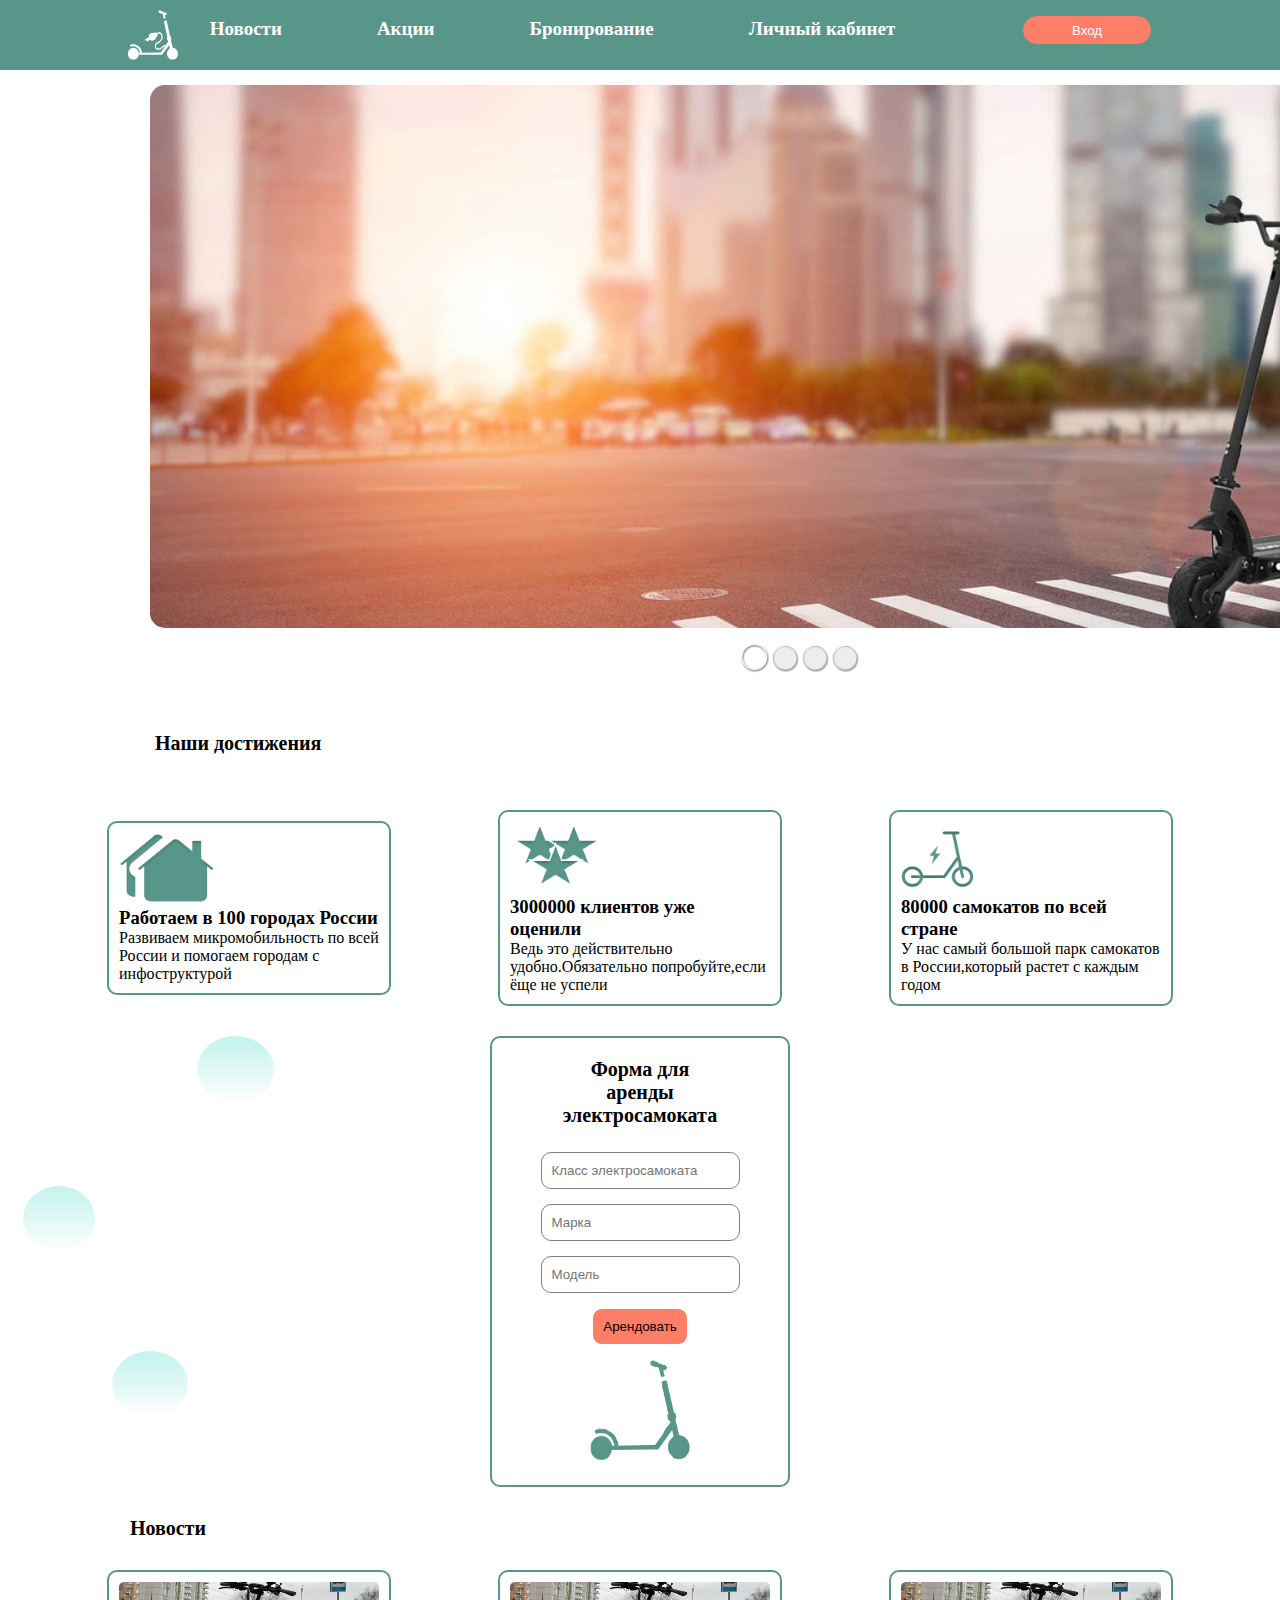
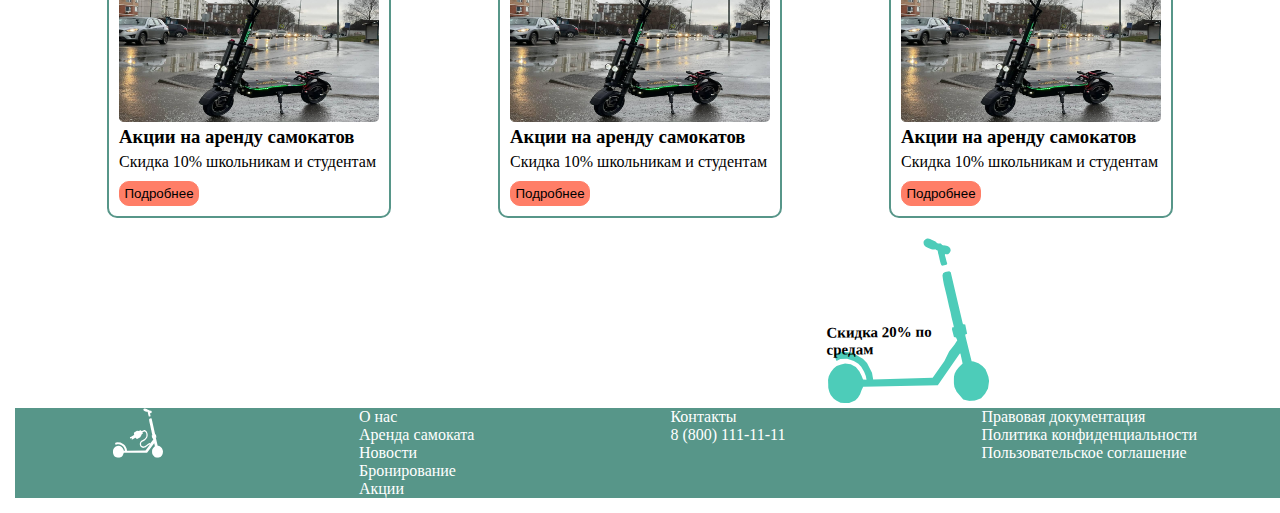
<file: index.html>
<!DOCTYPE html>
<html lang="en" dir="ltr">
  <head>
    <meta charset="utf-8">
    <link rel="stylesheet" href="style.css">
    <title>Главная страница</title>
  </head>
  <body>
    <header class="header">
      <div class="container header-content">
      <img class="svg" src="svg.svg">
      <nav>
        <a  href="#news">Новости</a>
        <a  href="#">Акции</a>
        <a  href="reservation.html">Бронирование</a>
        <a  href="office.html">Личный кабинет</a>
      </nav>
      <form action="login.html">
        <button class="click"  name="button">Вход</button>
      </form> 
    </div>
    </header>
    <main>
      <section>
        <div class="slider">
            <img id="img" class="img">
            <div id="indicator"></div>
        </div>
      </section>
      <h1>Наши достижения</h1>
      <section class="infographic">
        <div class="infographic_container">
          <div class="block_1 blockInfographic">
            <img  src="image1.png">
            <h3>Работаем в 100  городах России</h3>
            <p>Развиваем микромобильность по  всей России и  помогаем городам с инфоструктурой</p>
          </div>
          <div class="block_2 blockInfographic">
            <img src="image2.png">
            <h3>3000000 клиентов уже оценили</h3>
            <p>Ведь это действительно удобно.Обязательно попробуйте,если ёще   не успели</p>
          </div>
          <div class="block_3 blockInfographic">
            <img src="image3.png">
            <h3>80000 самокатов по всей стране</h3>
            <p>У нас самый большой парк самокатов в России,который растет с каждым годом</p>
          </div>
        </div>
        </section>
      <section class="forma_rent">
        <form class="login">
          <h1 class="forFormLogin">Форма для аренды электросамоката</h1>
          <div><input name="class scooter" placeholder="Класс электросамоката"></div>
          <div><input name="stamp" placeholder="Марка"></div>
          <div><input name="model" placeholder="Модель"></div>
          <div><button>Арендовать</button></div>
          <img src="image5.png">
       </form>
      </section>
      <section class="news_scooter">
        <h1 id="news">Новости</h1>
        <div class="infographic_container">
          <div class="block_1 blockNews">
            <img  src="image6.png">
            <h3>Акции на аренду самокатов</h3>
            <p>Скидка 10% школьникам и студентам</p>
            <button class="detail">Подробнее</button>
          </div>
          <div class="block_2 blockNews">
            <img src="image6.png">
            <h3>Акции на аренду самокатов</h3>
            <p>Скидка 10% школьникам и студентам</p>
            <button class="detail">Подробнее</button>
          </div>
          <div class="block_3 blockNews">
            <img src="image6.png">
            <h3>Акции на аренду самокатов</h3>
            <p>Скидка 10% школьникам и студентам</p>
            <button class="detail">Подробнее</button>
          </div>
        </div>
      </section>
      <section class="animation">
          <div class="scooter">
            <svg width="163" height="165" viewBox="0 0 163 165" fill="none" xmlns="http://www.w3.org/2000/svg">
              <g clip-path="url(#clip0_282_20)">
              <path d="M36.3151 148.338L110.978 147.68L133.043 116.384L133.844 115.929L135.945 125.98L131.956 130.042L129.566 132.972L127.982 135.895L127.205 139.034L127.1 141.705L127.063 145.621L127.559 149.414L129.737 154.3L133.548 158.815L136.263 162.001L142.314 163.514L147.546 163.468L154.166 160.948L158.151 156.438L161.125 151.266L162.267 143.872L161.626 139.626L160.182 135.611L158.742 132.044L155.693 128.715L151.844 125.84L146.998 124.092L144.984 123.886L138.921 98.2082L138.875 97.103L140.719 96.3748L138.929 87.0557L136.935 86.9151L136.43 86.1284L124.878 34.8095L123.374 33.7153L119.252 34.3053L117.199 35.5101L116.579 37.8888L117.116 42.3141L117.939 46.8161L119.417 53.0526L120.822 59.0525L121.936 64.4221L122.902 69.0019L124.303 74.6062L125.2 79.5031L126.234 83.7658L127.342 88.4235L127.496 89.767L126.002 89.7802L125.592 91.6824L127.51 99.4181L129.579 99.9537L130.813 102.712L128.286 106.689L122.556 114.015L117.809 123.454L105.88 140.117L46.4027 141.19L45.251 134.61L40.3324 124.584L36.27 120.369L25.2522 114.004L13.8838 113.34L7.45397 116.371L9.92216 122.391L13.7281 120.344L20.5706 120.283L27.2315 122.462L31.6846 125.332L34.5297 128.439L37.3905 133.337L39.0399 137.797L39.4621 140.031L39.6752 141.372L36.252 141.178L34.8097 137.387L32.5566 132.932L29.0979 128.711L24.0411 125.847L18.3983 125.001L14.3812 125.932L9.96748 127.537L6.96845 129.801L4.1825 133.405L2.00621 137.676L1.23274 141.263L1.26624 145.066L1.30369 149.317L2.54862 153.558L3.78173 156.455L6.83396 160.232L9.66917 162.221L13.5106 164.201L17.3383 164.615L22.1683 164.572L28.1841 162.058L30.9779 159.348L33.1621 155.973L34.5373 152.157L36.3151 148.338Z" fill="#4DCCB9"/>
              <path d="M116.279 28.0026L119.474 27.2625L120.754 27.093L121.454 25.8211L120.649 23.2967L120.058 20.8496L119.177 17.693L119.169 16.8229L119.735 16.4223L120.376 16.5749L121.374 16.7243L122.299 16.7162L122.724 16.4751L123.711 15.438L124.484 14.3237L125.038 12.6575L124.596 10.921L123.946 9.81923L122.728 8.88065L121.728 8.4148L120.73 8.26538L119.445 7.80205L118.02 7.57728L117.453 7.81959L116.95 7.27027L116.525 7.43224L115.231 5.94057L112.311 5.72894L110.808 4.71379L109.874 3.69359L108.23 2.91699L106.016 1.98719L104.515 1.20931L102.161 0.518063L100.671 1.00585L99.1161 2.20616L98.2008 3.32175L97.9281 4.66901L98.1569 6.40738L99.0239 7.90281L100.173 9.07931L101.601 9.6205L102.674 10.2439L104.459 11.0193L105.816 11.5611L106.956 11.7093L108.735 11.6936L109.658 11.5272L110.662 12.3886L111.948 12.931L112.245 14.3524L112.397 15.4586L112.838 17.0368L113.284 19.1689L113.655 20.906L114.098 22.7216L114.541 24.6163L115.055 26.3522L115.491 27.3767L116.279 28.0026Z" fill="#4DCCB9"/>
              </g>
              <defs>
              <clipPath id="clip0_282_20">
              <rect width="161.005" height="163.343" fill="white" transform="translate(0.000976562 1.41797) rotate(-0.504632)"/>
              </clipPath>
              </defs>
            </svg>
            <div class="road">Скидка 20% по средам</div>
          </div>

      </section>
    </main>
    <footer class="footer">
      <img class="svg" src="svg.svg" alt="иконка">
        <div class="footer_colum">
          <a href="">О нас</a>
          <a href="">Аренда самоката</a>
          <a href="">Новости</a>
          <a href="">Бронирование</a>
          <a href="">Акции</a>
        </div>
        <div class="footer_colum">
          <a href="">Контакты</a>
          <a href="">8 (800) 111-11-11</a>
        </div>
        
        <div class="footer_colum">
          <a href="">Правовая документация</a>
          <a href="">Политика конфиденциальности</a>
          <a href=""> Пользовательское соглашение</a>
        </div>
    </footer>
    <script src="slider.js"></script>
  </body>
</html>
</file>
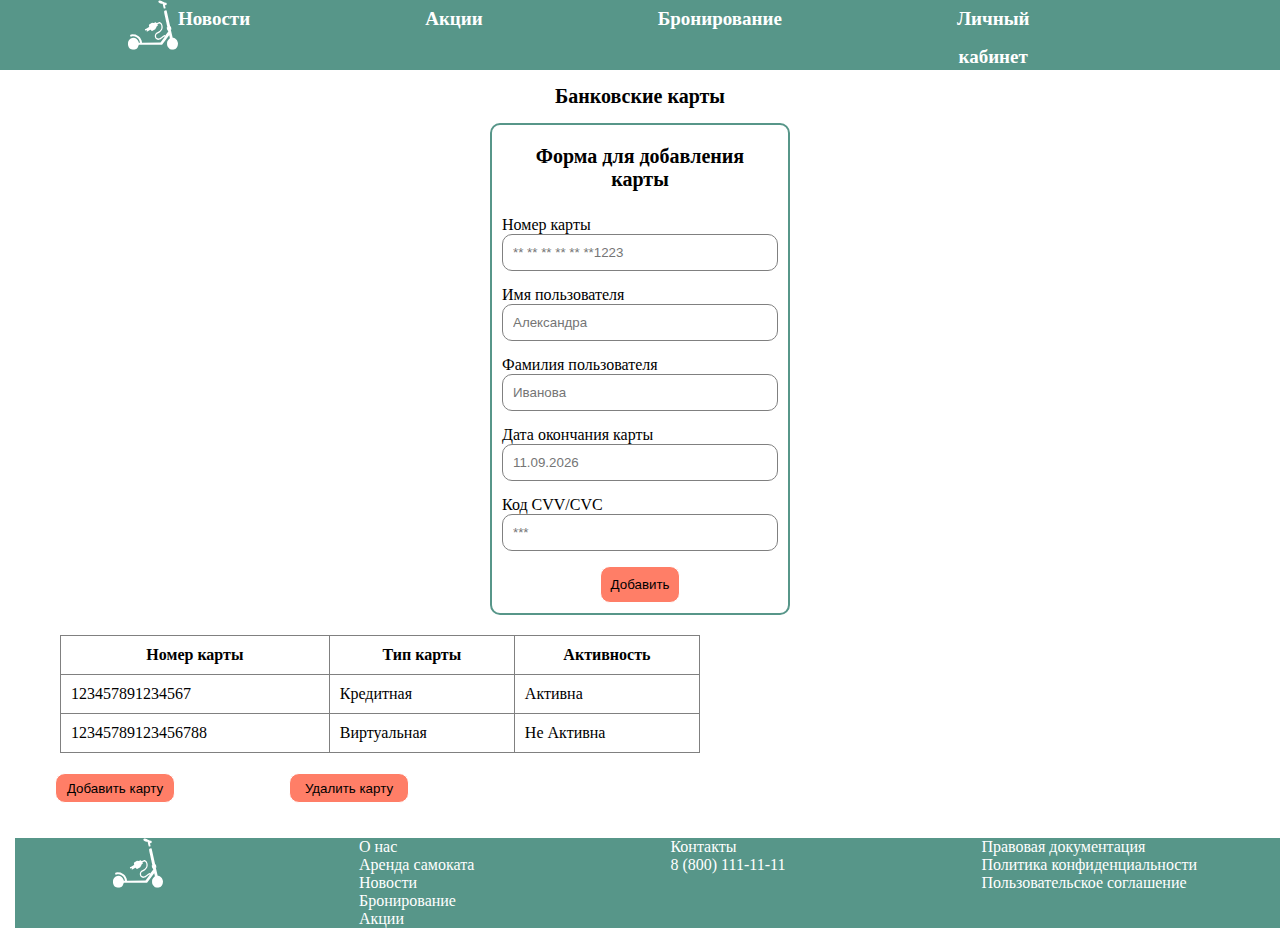
<file: cards.html>
<!DOCTYPE html>
<html lang="en" dir="ltr">
  <head>
    <meta charset="utf-8">
    <link rel="stylesheet" href="cards.css">
    <title>Банковские карты</title>
  </head>
  <body>
    <header class="header">
        <div class="container header-content">
            <img class="svg" src="svg.svg">
            <nav>
                <a  href="#news">Новости</a>
                <a  href="#">Акции</a>
                <a  href="reservation.html">Бронирование</a>
                <a  href="office.html">Личный кабинет</a>
            </nav>
        </div>
    </header>
    <main>
      <h1>Банковские карты</h1>
      <section class="forma_rent">
        <form class="login">
          <h1 class="forFormLogin">Форма для добавления карты</h1>
          <div>
            <label for="number_card">Номер карты</label>
            <input name="number_card" placeholder="** ** ** ** ** **1223">
          </div>
          <div>
            <label for="name">Имя пользователя</label>
            <input name="name" placeholder="Александра">
          </div>
          <div>
            <label for="surname">Фамилия пользователя</label>
            <input name="surname" placeholder="Иванова">
          </div>
          <div>
            <label for="data">Дата окончания карты</label>
            <input name="data" placeholder="11.09.2026">
          </div>
          <div>
            <label for="code">Код CVV/CVC</label>
            <input name="code" placeholder="***">
          </div>
          <div>
            <button>Добавить</button>
          </div>
       </form>
      </section>
      <table>
        <thead>
            <tr>
                <th>Номер карты</th>
                <th>Тип карты</th>
                <th>Активность</th>
            </tr>
        </thead>
        <tbody>
          <tr>
            <td>123457891234567</td>
            <td>Кредитная</td>
            <td>Активна</td>
          </tr>
          <tr>
            <td>12345789123456788</td>
            <td>Виртуальная</td>
            <td>Не Активна</td>
          </tr>
      </tbody>
    </table>
    <div class="buttons">
      <button>Добавить карту</button>
      <button>Удалить карту</button>
    </div>
    </main>
    <footer class="footer">
      <img class="svg" src="svg.svg" alt="иконка">
        <div class="footer_colum">
          <a href="">О нас</a>
          <a href="">Аренда самоката</a>
          <a href="">Новости</a>
          <a href="">Бронирование</a>
          <a href="">Акции</a>
        </div>
        <div class="footer_colum">
          <a href="">Контакты</a>
          <a href="">8 (800) 111-11-11</a>
        </div>
        
        <div class="footer_colum">
          <a href="">Правовая документация</a>
          <a href="">Политика конфиденциальности</a>
          <a href=""> Пользовательское соглашение</a>
        </div>
    </footer>
    <script src="slider.js"></script>
  </body>
</html>
</file>
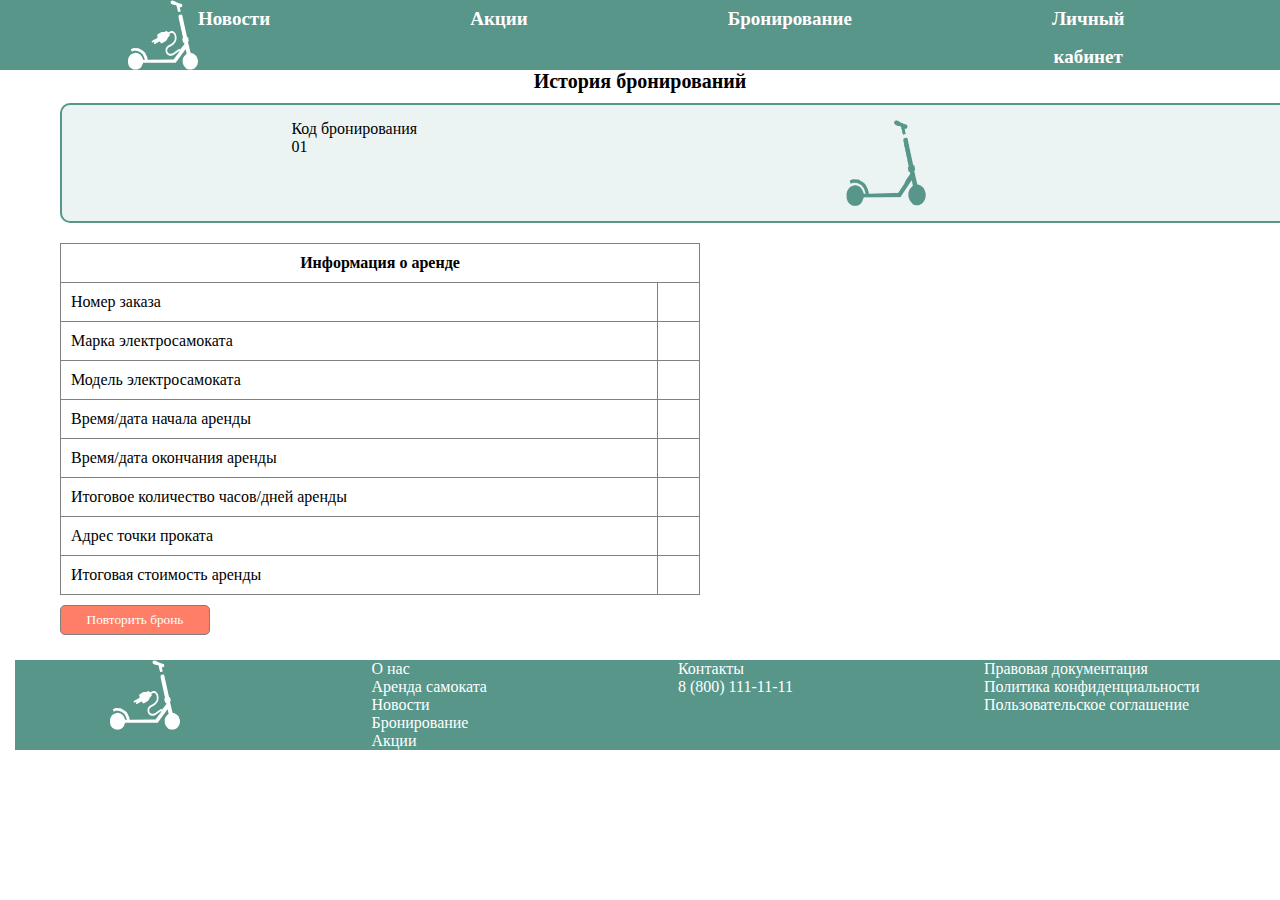
<file: history.html>
<!DOCTYPE html>
<html lang="en" dir="ltr">
<head>
    <meta charset="UTF-8">
    <link rel="stylesheet" href="history.css">
    <title>История бронирований</title>
</head>
<header>
    <div class="container header-content">
        <img class="svg" src="svg.svg">
        <nav>
          <a  href="#">Новости</a>
          <a  href="#">Акции</a>
          <a  href="#">Бронирование</a>
          <a  href="#">Личный кабинет</a>
        </nav>
    </div>
</header>
<body>
  <main>
    <h1>История бронирований</h1>
    <div class="block">
      <div class="coluns">
        <p>Код бронирования</p>
        <p>01</p>
      </div>
      <div class="coluns">
        <img src="image5.png" alt="">
      </div>
      <div class="coluns">
        <p>Стоимость бронирования</p>
        <p>1500руб/час</p>
      </div>
    </div>
    <table>
      <thead>
          <tr>
              <th colspan="2">Информация о аренде</th>
          </tr>
      </thead>
      <tbody>
        <tr>
          <td>Номер заказа</td>
          <td></td>
        </tr>
        <tr>
          <td>Марка электросамоката</td>
          <td></td>
        </tr>
        <tr>
          <td>Модель электросамоката</td>
          <td></td>
        </tr>
        <tr>
          <td>Время/дата начала аренды</td>
          <td></td>
        </tr>
       <tr>
          <td>Время/дата окончания аренды</td>
          <td></td>
        </tr>
        <tr>
          <td>Итоговое количество часов/дней аренды</td>
          <td></td>
        </tr>
        <tr>
          <td>Адрес точки проката</td>
          <td></td>
        </tr>
        <tr>
          <td>Итоговая стоимость аренды</td>
          <td></td>
        </tr>
    </tbody>
  </table>
  <button>Повторить бронь</button>
  </main>
   <footer class="footer">
    <img class="svg" src="svg.svg" alt="иконка">
    <div class="footer_colum">
      <a href="">О нас</a>
      <a href="">Аренда самоката</a>
      <a href="">Новости</a>
      <a href="">Бронирование</a>
      <a href="">Акции</a>
    </div>
    <div class="footer_colum">
      <a href="">Контакты</a>
      <a href="">8 (800) 111-11-11</a>
    </div>
    
    <div class="footer_colum">
      <a href="">Правовая документация</a>
      <a href="">Политика конфиденциальности</a>
      <a href=""> Пользовательское соглашение</a>
    </div>
   </footer> 
</body>
</html>
</file>
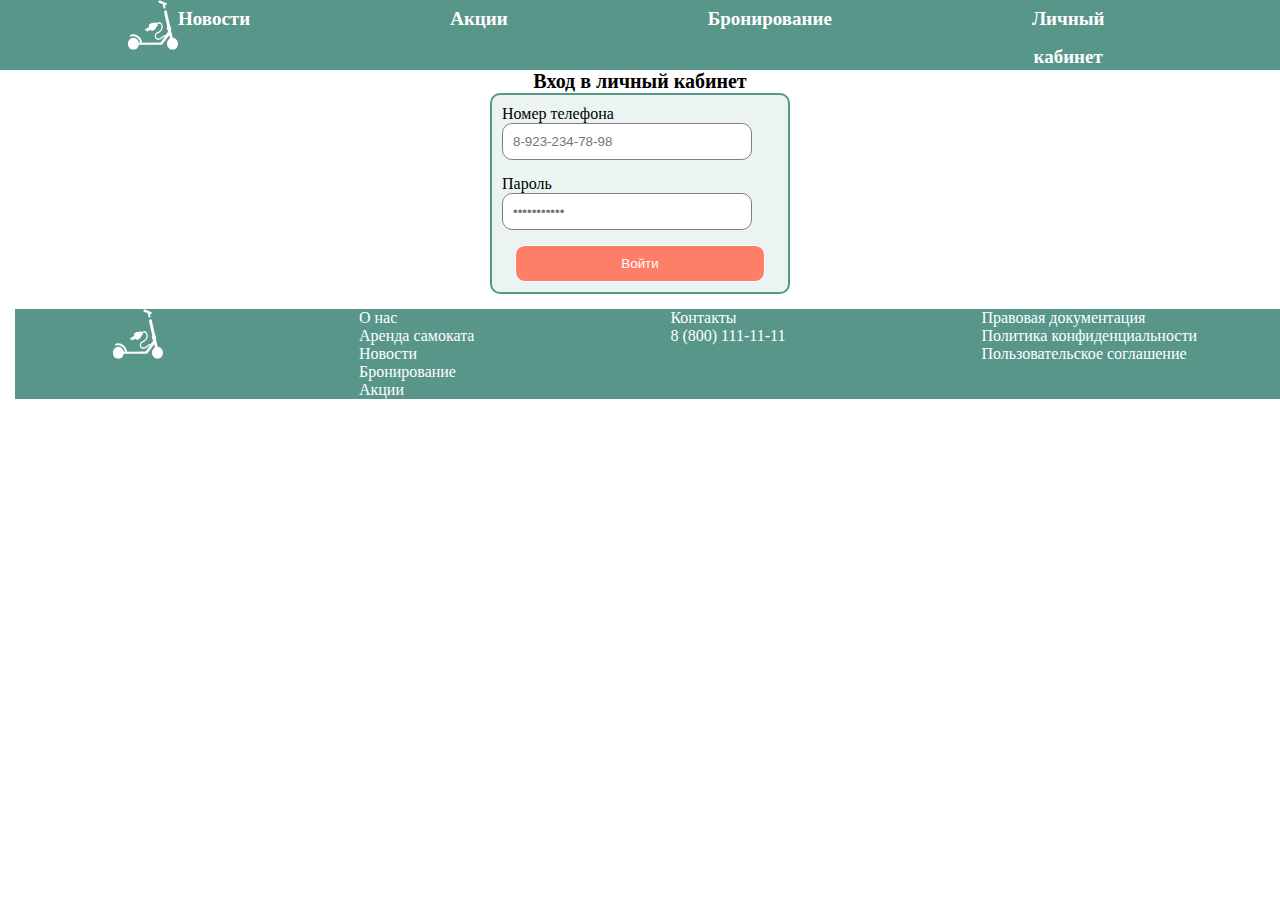
<file: login.html>
<!DOCTYPE html>
<html lang="en" dir="ltr">
<head>
    <meta charset="UTF-8">
    <link rel="stylesheet" href="login.css">
    <title>Вход в личный кабинет</title>
</head>
<header>
    <div class="container header-content">
        <img class="svg" src="svg.svg">
        <nav>
          <a  href="#news">Новости</a>
          <a  href="#">Акции</a>
          <a  href="reservation.html">Бронирование</a>
          <a  href="office.html">Личный кабинет</a>
        </nav>
    </div>
</header>
<body>
   <main>
    <h1>Вход в личный кабинет</h1>
    <form class="login">
        <div>
            <label for="number">Номер телефона</label>
            <input name="number" placeholder="8-923-234-78-98">
        </div>
        <div>
            <label for="password">Пароль</label>
            <input type="password" name="password" placeholder="•••••••••••">
        </div>
        <div>
            <button>Войти</button>
        </div>
     </form>
   </main>
   <footer class="footer">
    <img class="svg" src="svg.svg" alt="иконка">
    <div class="footer_colum">
      <a href="">О нас</a>
      <a href="">Аренда самоката</a>
      <a href="">Новости</a>
      <a href="">Бронирование</a>
      <a href="">Акции</a>
    </div>
    <div class="footer_colum">
      <a href="">Контакты</a>
      <a href="">8 (800) 111-11-11</a>
    </div>
    
    <div class="footer_colum">
      <a href="">Правовая документация</a>
      <a href="">Политика конфиденциальности</a>
      <a href=""> Пользовательское соглашение</a>
    </div>
   </footer> 
</body>
</html>
</file>
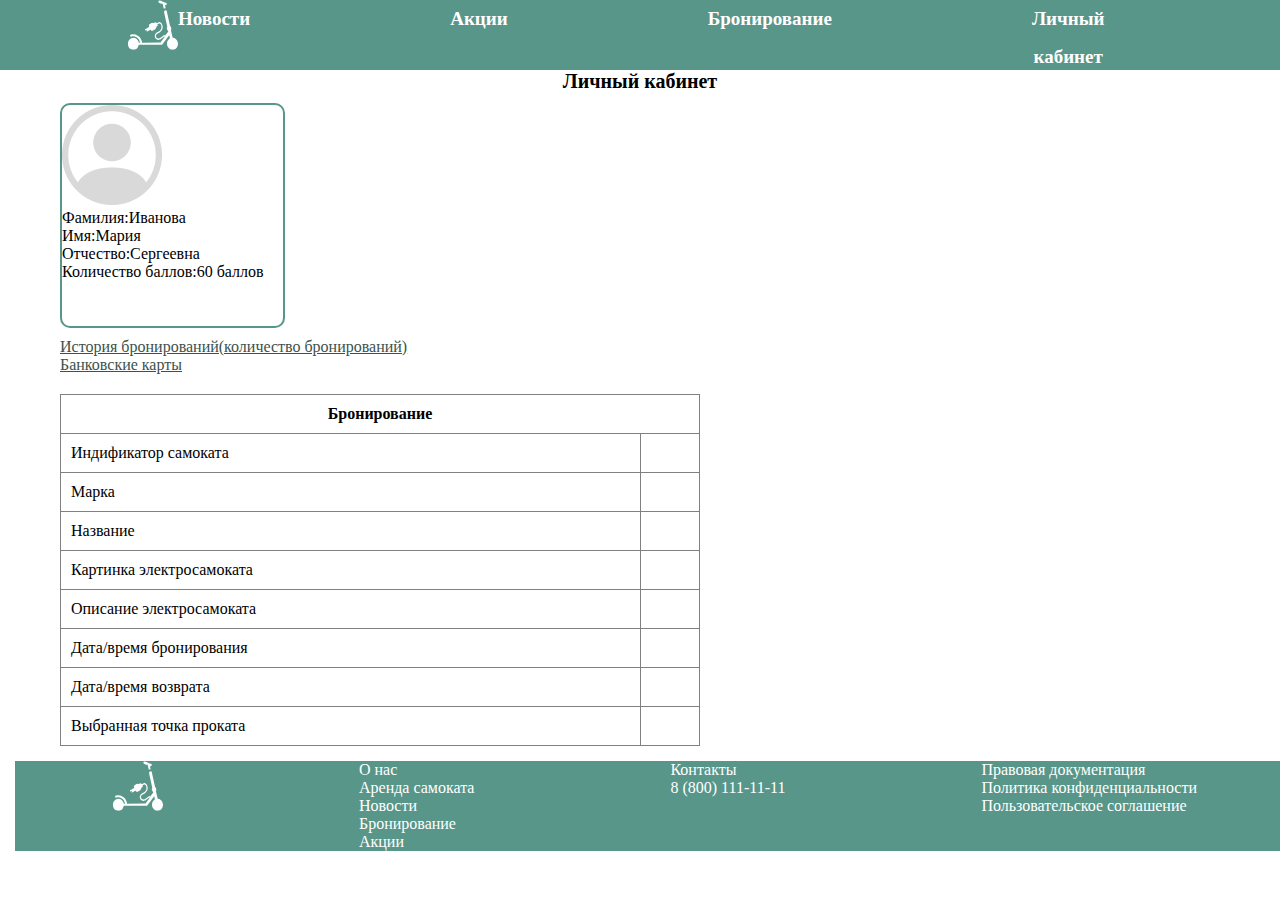
<file: office.html>
<!DOCTYPE html>
<html lang="en" dir="ltr">
<head>
    <meta charset="UTF-8">
    <link rel="stylesheet" href="office.css">
    <title>Личный кабинет</title>
</head>
<header>
    <div class="container header-content">
        <img class="svg" src="svg.svg">
        <nav>
          <a  href="#news">Новости</a>
          <a  href="#">Акции</a>
          <a  href="reservation.html">Бронирование</a>
          <a  href="office.html">Личный кабинет</a>
        </nav>
    </div>
</header>
<body>
  <main>
    <h1>Личный кабинет</h1>
    <div class="profil">
      <img src="image7.png" alt="">
      <p>Фамилия:Иванова</p>
      <p>Имя:Мария</p>
      <p>Отчество:Сергеевна</p>
      <p>Количество баллов:60 баллов</p>
    </div>
    <div class="links">
      <ul>
        <li><a href="history.html">История бронирований(количество бронирований)</a></li>
        <li><a href="cards.html">Банковские карты</a></li>
      </ul>
    </div>
    <table>
      <thead>
          <tr>
              <th colspan="2">Бронирование</th>
          </tr>
      </thead>
      <tbody>
        <tr>
          <td>Индификатор самоката</td>
          <td></td>
        </tr>
        <tr>
          <td>Марка</td>
          <td></td>
        </tr>
        <tr>
          <td>Название</td>
          <td></td>
        </tr>
        <tr>
          <td>Картинка электросамоката</td>
          <td></td>
        </tr>
       <tr>
          <td>Описание электросамоката</td>
          <td></td>
        </tr>
        <tr>
          <td>Дата/время бронирования</td>
          <td></td>
        </tr>
        <tr>
          <td>Дата/время возврата</td>
          <td></td>
        </tr>
        <tr>
          <td>Выбранная точка проката</td>
          <td></td>
        </tr>
    </tbody>
  </table>
  </main>
   <footer class="footer">
    <img class="svg" src="svg.svg" alt="иконка">
    <div class="footer_colum">
      <a href="">О нас</a>
      <a href="">Аренда самоката</a>
      <a href="">Новости</a>
      <a href="">Бронирование</a>
      <a href="">Акции</a>
    </div>
    <div class="footer_colum">
      <a href="">Контакты</a>
      <a href="">8 (800) 111-11-11</a>
    </div>
    
    <div class="footer_colum">
      <a href="">Правовая документация</a>
      <a href="">Политика конфиденциальности</a>
      <a href=""> Пользовательское соглашение</a>
    </div>
   </footer> 
</body>
</html>
</file>
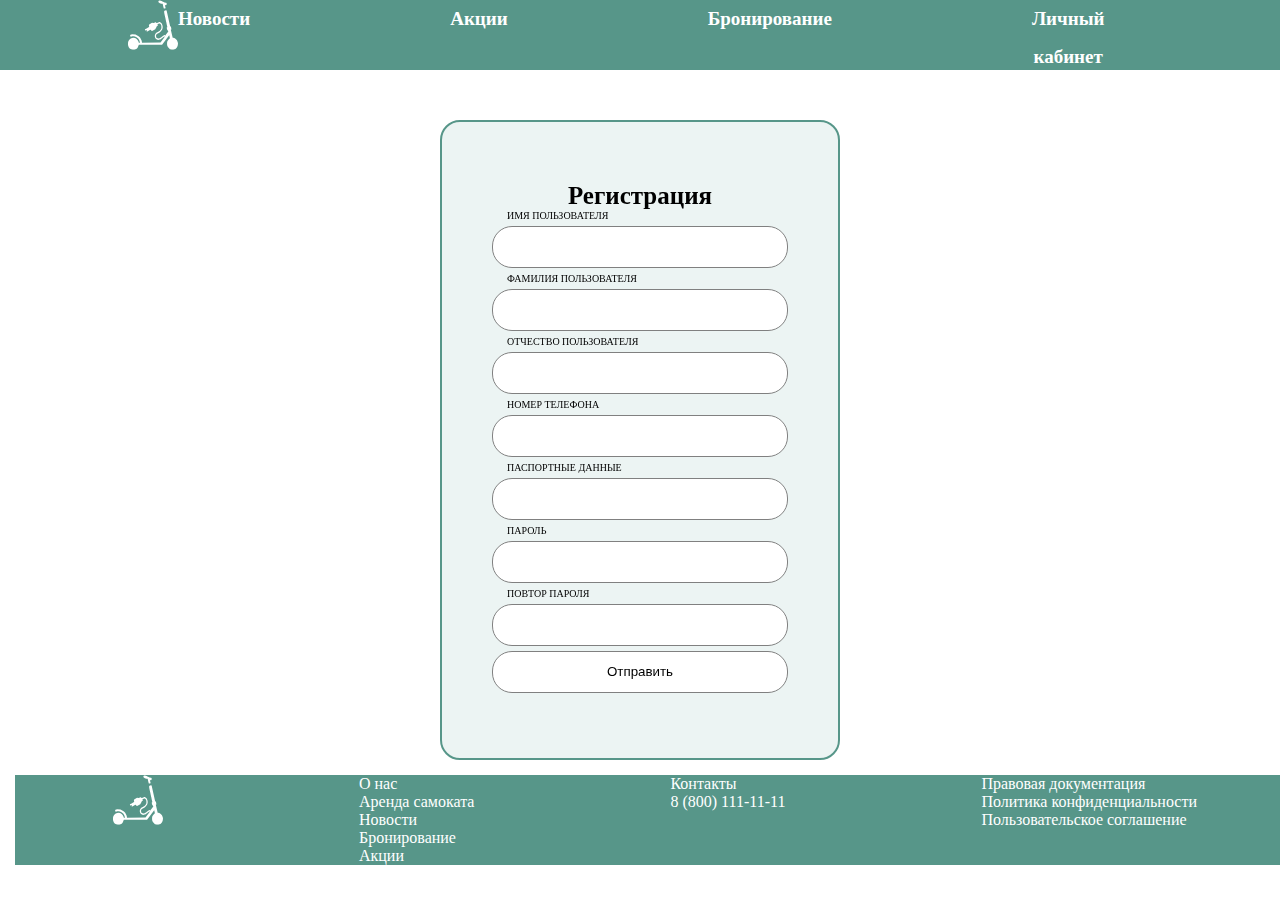
<file: registration.html>
<!DOCTYPE html>
<html lang="en" dir="ltr">
<head>
    <meta charset="UTF-8">
    <link rel="stylesheet" href="registration.css">
    <title>Регистрация</title>
</head>
<header>
    <div class="container header-content">
        <img class="svg" src="svg.svg">
        <nav>
          <a  href="#news">Новости</a>
          <a  href="#">Акции</a>
          <a  href="reservation.html">Бронирование</a>
          <a  href="office.html">Личный кабинет</a>
        </nav>
    </div>
</header>
<body>
   <main>
    <form class="transparent" id="forma">
        <div class="form-inner">
            <h1>Регистрация</h1>
            <label for="name">Имя пользователя</label>
            <input type="text" id="name" pattern="^[А-Яа-яЁё\s]+$">
            <label for="surname">Фамилия пользователя</label>
            <input type="text" id="surname" pattern="^[А-Яа-яЁё\s]+$">
            <label for="patronymic">Отчество пользователя</label>
            <input type="text" id="patronymic" pattern="^[А-Яа-яЁё\s]+$">
            <label for="phone">Номер телефона</label>
            <input type="tel" id="phone" pattern="^\+7[1-9]{10}$" required>
            <label for="pasport">Паспортные данные</label>
            <input type="pasport" id="pasport">
            <label for="password">Пароль</label>
            <input id="password" type="password" minlength="8" maxlength="20" required>
            <label for="password_1">Повтор пароля</label>
            <input id="password_1" type="password" minlength="8" maxlength="20" required>
            <input type="checkbox" id="custom-checkbox">
            <input id="btn_sub" type="submit" value="Отправить">
        </div>
    </form>
   </main>
   <footer class="footer">
    <img class="svg" src="svg.svg" alt="иконка">
    <div class="footer_colum">
      <a href="">О нас</a>
      <a href="">Аренда самоката</a>
      <a href="">Новости</a>
      <a href="">Бронирование</a>
      <a href="">Акции</a>
    </div>
    <div class="footer_colum">
      <a href="">Контакты</a>
      <a href="">8 (800) 111-11-11</a>
    </div>
    
    <div class="footer_colum">
      <a href="">Правовая документация</a>
      <a href="">Политика конфиденциальности</a>
      <a href=""> Пользовательское соглашение</a>
    </div>
   </footer> 
   <script src="registration.js"></script>
</body>
</html>
</file>
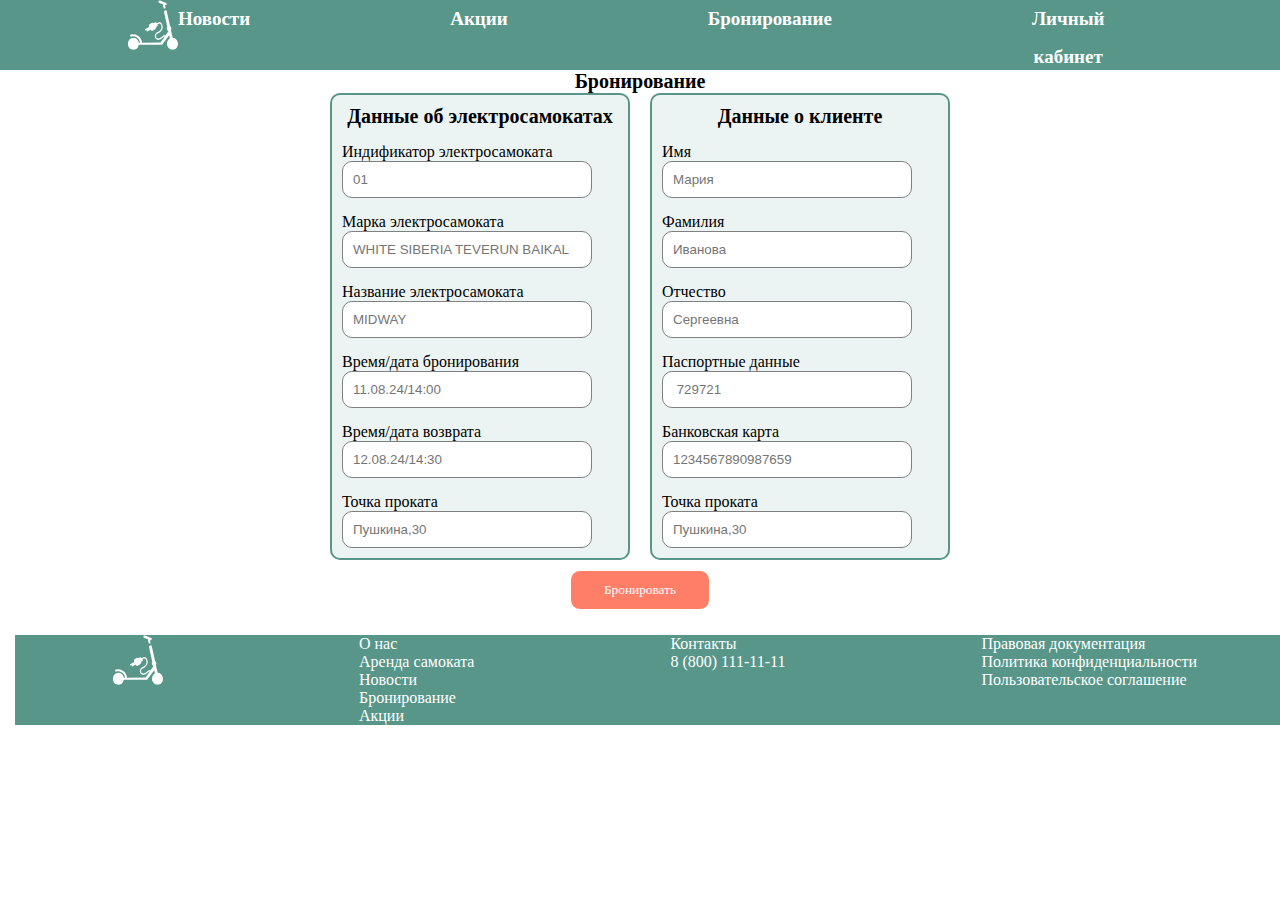
<file: reservation.html>
<!DOCTYPE html>
<html lang="en" dir="ltr">
<head>
    <meta charset="UTF-8">
    <link rel="stylesheet" href="reservation.css">
    <title>Бронирование</title>
</head>
<header>
    <div class="container header-content">
        <img class="svg" src="svg.svg">
        <nav>
          <a  href="#news">Новости</a>
          <a  href="#">Акции</a>
          <a  href="reservation.html">Бронирование</a>
          <a  href="office.html">Личный кабинет</a>
        </nav>
    </div>
</header>
<body>
  <main>
    <h1>Бронирование</h1>
    <div class="forms">
      <form class="login">
      <h3>Данные об электросамокатах</h3>
      <div>
        <label for="identifier">Индификатор электросамоката</label>
        <input name="identifier" placeholder="01">
      </div>
      <div>
        <label for="Stamp">Марка электросамоката</label>
        <input name="Stamp" placeholder="WHITE SIBERIA TEVERUN BAIKAL">
      </div>
      <div>
        <label for="Title">Название электросамоката</label>
        <input name="Title" placeholder="MIDWAY">
      </div>
      <div>
        <label for="Booking_date">Время/дата бронирования</label>
        <input name="Booking_date" placeholder="11.08.24/14:00">
      </div>
      <div>
        <label for="Date_return">Время/дата возврата</label>
        <input name="Date_return" placeholder="12.08.24/14:30">
      </div>
      <div>
        <label for="Rental_point">Точка проката</label>
        <input name="Rental_point" placeholder="Пушкина,30">
      </div>
    </form>
    <form class="login">
      <h3>Данные о клиенте</h3>
      <div>
        <label for="name">Имя</label>
        <input name="name" placeholder="Мария">
      </div>
      <div>
        <label for="surname">Фамилия</label>
        <input name="surname" placeholder="Иванова">
      </div>
      <div>
        <label for="patronymic">Отчество</label>
        <input name="patronymic" placeholder="Сергеевна">
      </div>
      <div>
        <label for="passport">Паспортные данные</label>
        <input name="passport" placeholder=" 729721">
      </div>
      <div>
        <label for="map">Банковская карта</label>
        <input name="map" placeholder="1234567890987659">
      </div>
      <div>
        <label for="Rental_point">Точка проката</label>
        <input name="Rental_point" placeholder="Пушкина,30">
      </div>
     </form>
    </div>
    <button>Бронировать</button>

  </main>
  <footer class="footer">
    <img class="svg" src="svg.svg" alt="иконка">
    <div class="footer_colum">
      <a href="">О нас</a>
      <a href="">Аренда самоката</a>
      <a href="">Новости</a>
      <a href="">Бронирование</a>
      <a href="">Акции</a>
    </div>
    <div class="footer_colum">
      <a href="">Контакты</a>
      <a href="">8 (800) 111-11-11</a>
    </div>
    
    <div class="footer_colum">
      <a href="">Правовая документация</a>
      <a href="">Политика конфиденциальности</a>
      <a href=""> Пользовательское соглашение</a>
    </div>
  </footer> 
</body>
</html>
</file>
<file: style.css>
* {
  margin: 0px;
  padding: 0px;
  box-sizing: border-box;
}

.container {
  width: 80%;
  margin: auto;  
}

.header{
  height: 70px;
  display: flex;
  width: 100%;
  background: #579689;
}

.header-content { 
display: flex;
justify-content: space-between;
}

nav{
  display: flex;
}


nav a {
  font-family: 'Roboto';
  font-style: normal;
  font-weight: 700;
  font-size: 19px;
  line-height: 38px;
  text-align: center;
  color: #FFFFFF;
  text-decoration: none;
  margin-right: 95px; /*расстояние между словами в шапке*/
}


.img {
  width: 1600px;;
  height: auto;
  content: "";
  margin: 15px auto;
  border-radius: 15px;
  margin-left: 150px;
}

.slider {
  display: flex;
  align-items: center;
  flex-direction: column;
  justify-content: center;
  width: 1600px;
  height: auto;
}



.indicatorimg {
  width: 30px;
  height: 30px;
}

.infographic{
  display: flex;
  justify-content: center;
  align-items: center;
  margin: 30px 0;
}

.infographic_container {
  display: flex;
  justify-content: space-evenly;
  align-items: center;
  width: 100%;
  flex-wrap: wrap;
}

.blockInfographic {
  background: white;
  border-radius: 10px;
  border: 2px solid #579689;
  width: 284px;
  padding: 10px;
  font-size: 16px;
  font-family: 'Roboto';
  font-style: normal;
}

.blockInfographic>img {
  height: 70px;
}

.svg {
  width: 50px;
  height: 50px;
}

.click{
  width: 130px;
  height: 30px;
  border-radius: 20px;
  background: #ff7e67;
  color: white;
  margin-top: 5px;
  border: #579689 solid 1px;
}


.scooter{
  position: relative;
  width: 150px;
  height: 100px;
  left: 826px;
  margin-bottom: 70px;
  margin-top: 20px;
  transform: rotate(-0.5deg);
  animation: moveScooter 4s infinite alternate;
}



.road{
  position: absolute;
  bottom: -20px;
  left: 0px;
  font-size: 15px;
  font-weight: bold;
  color: black;
}

.footer {
  height: 100%;
  width: 100%;
  background: #579689;
  margin: 15px;
  display: flex;
  justify-content: space-around;
}

.login {
  background: white;
  border: #579689 solid 2px; 
  border-radius: 10px;
  display: flex;
  align-items: center;
  flex-direction: column;
  width: 300px; 
  margin: auto;
  padding: 10px; 
}
  
.login div {
  margin-top: 15px; 
}
  
.login div:first-child { 
  margin: 0; 
}
  
.login input, .login button { 
  padding: 10px; 
  box-sizing: border-box; 
  width: 100%;
  border-radius: 10px;
  border: grey solid 1px; 
}
.login input:hover, .login input:active, .login input:focus  {
  outline: 2px solid #579689;
}

.login button{
  background: #ff7e67;
  border: #FFFFFF solid 1px;
  border-radius: 10px;
}

.login h1{
  font-family: 'Roboto';
  font-style: normal;
  font-size: 20px;
  text-align: center;
}

.forFormLogin{
  margin: 10px;
}

.forma_rent{
  background-image: url("./image4.svg");
}

.login img{
  width: 100px;
  height: 100px;
  margin: 15px;
}

.news_scooter h1{
  font-size: 20px;
  font-family: 'Roboto';
  font-style: normal;
  margin: 30px;
  padding: 0 100px;
}

.blockNews{
  background: white;
  border-radius: 10px;
  border: 2px solid #579689;
  width: 284px;
  padding: 10px;
  font-size: 16px;
  font-family: 'Roboto';
  font-style: normal;
}

.blockNews p {
  padding: 5px 0 10px 0;
}

.blockNews img{
  height: 140px;
  width: 260px;
}

.detail{
  background: #ff7e67;
  width: 80px;
  height: 25px;
  border-radius: 10px;
  border: #ff7e67 solid 1px;
}

button:hover{
  background: #579689;
  border: white solid 3px;
}


h1{
  font-size: 20px;
  font-family: 'Roboto';
  font-style: normal;
  margin: 55px;
  padding: 0 100px;
}

.footer_colum{
  display: flex;
  flex-direction: column;
}

.footer a{
  text-decoration: none;
  list-style: none;
  color: #FFFFFF;
  font-family: 'Roboto';
  font-style: normal;
}


@media screen and (max-width:1200px) {
  .slider{
    width: 200px;
    height: 100px;
  }
}

@media screen and (min-width:600px) and (max-width:1024) {
  .slider{
    width: 200px;
    height: 100px;
  }
}

@keyframes moveScooter {
  0% {
    left: 0;
  }
  100% {
    left: 1450px;
  }
}

@media screen and(max-width:600px){
  .scooter {
   width: 50px;
   height: 50px;
   left: 50px;
  }
}


@media screen and(max-width:600px){
  .indicatorimg {
    width: 15px;
    height: 15px;
  }
}

@media screen and (max-width:600px) {
  .footer{
    font-size: 8px;
    width:80% ;
    height: 80%;
  }
  .footer .svg {
    width: 10px;
    height: 10px;
  }
}
</file>
<file: cards.css>
* {
    margin: 0px;
    padding: 0px;
    box-sizing: border-box;
  }
  
  .container {
    width: 80%;
    margin: auto;  
  }
  
.header{
 height: 70px;
  display: flex;
  width: 100%;
  background: #579689;
}
  
.header-content { 
  display: flex;
  justify-content: space-between;
}
  
nav{
  display: flex;
}
  
  
  nav a {
  font-family: 'Roboto';
  font-style: normal;
  font-weight: 700;
  font-size: 19px;
  line-height: 38px;
  text-align: center;
  color: #FFFFFF;
  text-decoration: none;
  margin-right: 175px; /*расстояние между словами в шапке*/
}
  
  
 
.svg {
  width: 50px;
  height: 50px;
}
  
.footer {
  height: 100%;
  width: 100%;
  background: #579689;
  margin: 15px;
  display: flex;
  justify-content: space-around;
}
  
.login {
  background: white;
  border: #579689 solid 2px; 
  border-radius: 10px;
  display: flex;
  align-items: center;
  flex-direction: column;
  width: 300px; 
  margin: auto;
  padding: 10px; 
}
    
.login div {
  margin-top: 15px; 
}
    
.login div:first-child { 
  margin: 0; 
}
    
.login input, .login button { 
  padding: 10px; 
  box-sizing: border-box; 
  width: 100%;
  border-radius: 10px;
  border: grey solid 1px; 
}

.login input:hover, .login input:active, .login input:focus  {
  outline: 2px solid #579689;
}
  
.login button{
  background: #ff7e67;
  border: #FFFFFF solid 1px;
  border-radius: 10px;
}
  
.login h1{
  font-family: 'Roboto';
  font-style: normal;
  font-size: 20px;
  text-align: center;
}
  
.forFormLogin{
  margin: 10px;
}
  
.login img{
  width: 100px;
  height: 100px;
   margin: 15px;
}

table {
  margin: auto 60px;
  width: 50%;
  border-collapse: collapse;
  margin-top: 20px;
  font-family: 'Roboto';
  font-style: normal;
}

th, td {
  border: 1px solid grey;
  padding: 10px;
}

.buttons button{
  background: #ff7e67;
  width: 120px;
  height: 30px;
  margin: 20px 55px;
  border-radius: 10px;
  border: #FFFFFF solid 1px;
}
  
  
h1{
font-size: 20px;
font-family: 'Roboto';
font-style: normal;
margin: 15px;
padding: 0 20px;
display: flex;
justify-content: center;
}
  
.footer_colum{
  display: flex;
  flex-direction: column;
}
  
  .footer a{
  text-decoration: none;
  list-style: none;
  color: #FFFFFF;
  font-family: 'Roboto';
  font-style: normal;
}
</file>
<file: history.css>
* {
    margin: 0px;
    padding: 0px;
    box-sizing: border-box;
}

.container {
    width: 80%;
    margin: auto;  
}
  
header{
    height: 70px;
    display: flex;
    width: 100%;
    background: #579689;
}
  
.header-content { 
  display: flex;
  justify-content: space-between;
}

nav{
    display: flex;
}
  
  
nav a {
    font-family: 'Roboto';
    font-style: normal;
    font-weight: 700;
    font-size: 19px;
    line-height: 38px;
    text-align: center;
    color: #FFFFFF;
    text-decoration: none;
    margin-right: 200px; /*расстояние между словами в шапке*/
}

.svg {
    width: 70px;
    height: 70px;
}

h1{
    font-size: 20px;
    font-family: 'Roboto';
    font-style: normal;
    display: flex;
    align-items: center;
    justify-content: center;
}

.block{
    width: 1700px;
    height: 120px;
    background: #ecf4f3;
    border: #579689 solid 2px;
    border-radius: 10px;
    margin: 10px 60px;
    display: flex;
    justify-content: space-around;
    padding: 15px;
    font-family: 'Roboto';
    font-style: normal;
}



.coluns {
    display: flex;
    flex-direction: column;  
}

.block img{
    width: 80px;
    height: 90px;
}


table {
    margin: auto 60px;
    width: 50%;
    border-collapse: collapse;
    margin-top: 20px;
    font-family: 'Roboto';
    font-style: normal;
}

th, td {
    border: 1px solid grey;
    padding: 10px;
}

button{
   margin: 10px 60px;
   background: #ff7e67;
   color: white;
   border: grey solid 1px;
   border-radius: 5px;
   width: 150px;
   height: 30px;
   font-family: 'Roboto';
   font-style: normal;
}

.footer {
    height: 100%;
    width: 100%;
    background: #579689;
    margin: 15px;
    display: flex;
    justify-content: space-around;
}

.footer_colum{
    display: flex;
    flex-direction: column;
}
  
.footer a{
    text-decoration: none;
    list-style: none;
    color: #FFFFFF;
    font-family: 'Roboto';
    font-style: normal;
}
</file>
<file: login.css>
* {
    margin: 0px;
    padding: 0px;
    box-sizing: border-box;
}

.container {
    width: 80%;
    margin: auto;  
}
  
header{
    height: 70px;
    display: flex;
    width: 100%;
    background: #579689;
}
  
.header-content { 
  display: flex;
  justify-content: space-between;
}

nav{
    display: flex;
}
  
  
nav a {
    font-family: 'Roboto';
    font-style: normal;
    font-weight: 700;
    font-size: 19px;
    line-height: 38px;
    text-align: center;
    color: #FFFFFF;
    text-decoration: none;
    margin-right: 200px; /*расстояние между словами в шапке*/
}

.svg {
    width: 50px;
    height: 50px;
}

h1{
    font-size: 20px;
    font-family: 'Roboto';
    font-style: normal;
    display: flex;
    align-items: center;
    justify-content: center;
}

.login {
    background: #ecf4f3;
    border: #579689 solid 2px; 
    border-radius: 10px;
    display: flex;
    flex-direction: column;
    align-items: center;
    width: 300px; 
    margin: auto;
    padding: 10px; 
}
    
.login div {
    margin-top: 15px; 
}
    
.login div:first-child { 
    margin: 0; 
}
    
.login input, .login button { 
    padding: 10px; 
    box-sizing: border-box; 
    width: 250px;
    border-radius: 10px;
    border: grey solid 1px; 
}

.login input:hover, .login input:active, .login input:focus  {
    outline: 2px solid #579689;
}
  
.login button{
    background: #ff7e67;
    border: #FFFFFF solid 1px;
    border-radius: 10px;
    color: #FFFFFF;
}

button:hover{
    background: #579689;
}
  
.login h1{
    font-family: 'Roboto';
    font-style: normal;
    font-size: 20px;
    text-align: center;
}



.footer {
    height: 100%;
    width: 100%;
    background: #579689;
    margin: 15px;
    display: flex;
    justify-content: space-around;
}

.footer_colum{
    display: flex;
    flex-direction: column;
}
  
.footer a{
    text-decoration: none;
    list-style: none;
    color: #FFFFFF;
    font-family: 'Roboto';
    font-style: normal;
}
</file>
<file: office.css>
* {
    margin: 0px;
    padding: 0px;
    box-sizing: border-box;
}

.container {
    width: 80%;
    margin: auto;  
}
  
header{
    height: 70px;
    display: flex;
    width: 100%;
    background: #579689;
}
  
.header-content { 
  display: flex;
  justify-content: space-between;
}

nav{
    display: flex;
}
  
  
nav a {
    font-family: 'Roboto';
    font-style: normal;
    font-weight: 700;
    font-size: 19px;
    line-height: 38px;
    text-align: center;
    color: #FFFFFF;
    text-decoration: none;
    margin-right: 200px; /*расстояние между словами в шапке*/
}

.svg {
    width: 50px;
    height: 50px;
}

h1{
    font-size: 20px;
    font-family: 'Roboto';
    font-style: normal;
    display: flex;
    align-items: center;
    justify-content: center;
    font-family: 'Roboto';
    font-style: normal;
}

.profil{
    width: 225px;
    height: 225px;
    background: #FFFFFF;
    border: #579689 solid 2px;
    border-radius: 10px;
    margin: 10px 60px;
}

.links a{
    color:#3c524d;
    display: flex;
    flex-wrap: wrap;
    justify-content: left;
}

.links ul{
    list-style-type: none;
}

.links{
    margin: 10px 60px;
}


table {
    margin: auto 60px;
    width: 50%;
    border-collapse: collapse;
    margin-top: 20px;
    font-family: 'Roboto';
    font-style: normal;
}

th, td {
    border: 1px solid grey;
    padding: 10px;
}

.footer {
    height: 100%;
    width: 100%;
    background: #579689;
    margin: 15px;
    display: flex;
    justify-content: space-around;
}

.footer_colum{
    display: flex;
    flex-direction: column;
}
  
.footer a{
    text-decoration: none;
    list-style: none;
    color: #FFFFFF;
    font-family: 'Roboto';
    font-style: normal;
}
</file>
<file: registration.css>
* {
    margin: 0px;
    padding: 0px;
    box-sizing: border-box;
}

.container {
    width: 80%;
    margin: auto;  
}
  
header{
    height: 70px;
    display: flex;
    width: 100%;
    background: #579689;
}
  
.header-content { 
  display: flex;
  justify-content: space-between;
}

nav{
    display: flex;
}
  
  
nav a {
    font-family: 'Roboto';
    font-style: normal;
    font-weight: 700;
    font-size: 19px;
    line-height: 38px;
    text-align: center;
    color: #FFFFFF;
    text-decoration: none;
    margin-right: 200px; /*расстояние между словами в шапке*/
}

.transparent {
    position: relative;
    max-width: 400px;
    padding: 60px 50px;
    margin: 50px auto 0;
    background: #ecf4f3; 
    border: #579689 solid 2px;
    background-size: cover;
    border-radius: 20px;
}
.transparent:before {
    content: "";
    position: fixed;
    top: 0;
    left: 0;
    right: 0;
    bottom: 0;
}

.form-inner {
    position: relative;
}

.form-inner h3 {
    position: relative;
    margin-top: 0;
    color: black;
    font-family: 'Roboto';
    font-style: normal;;
    font-weight: 300;
    font-size: 26px;
    text-transform: uppercase;
}


.form-inner label {
    display: block;
    padding-left: 15px;
    color: black;
    text-transform: uppercase;
    text-transform: uppercase;
    font-size: 10px;
}

.form-inner input {
    display: block;
    width:  100%;
    padding: 0 15px;
    margin: 5px 0 5px;
    border-width: 0;
    line-height: 40px;
    border-radius: 20px;
    color: black;
    background: white;
    border: gray solid 1px;
}


.form-inner input[type="checkbox"] {
position: absolute;
opacity: 0;
}

#custom-checkbox+label {
    position: relative;
    margin: 20px 0;
    text-transform: none;
    cursor: pointer;
}

#custom-checkbox+label:before {
    content: "";
    display: inline-block;
    width: 15px;
    height: 15px;
    margin-right: 10px;
    vertical-align: text-top;
    background: black;
}

.custom-checkbox:checked+label:after {
    content: "";
    position: fixed;
    width: 2px;
    height: 2px;
    left: 20px;
    top: 9px;
    background: white;
    transform: rotate(45deg);
}

.svg {
    width: 50px;
    height: 50px;
}

h1{
    font-size: 25px;
    font-family: 'Roboto';
    font-style: normal;
    display: flex;
    align-items: center;
    justify-content: center;
}

.form-inner h3{
    display: flex;
    align-items: center;
    justify-content: center;
}

.footer {
    height: 100%;
    width: 100%;
    background: #579689;
    margin: 15px;
    display: flex;
    justify-content: space-around;
}

.footer_colum{
    display: flex;
    flex-direction: column;
}
  
.footer a{
    text-decoration: none;
    list-style: none;
    color: #FFFFFF;
    font-family: 'Roboto';
    font-style: normal;
}
</file>
<file: reservation.css>
* {
    margin: 0px;
    padding: 0px;
    box-sizing: border-box;
}

main {
    display: flex;
    align-items: center;
    justify-content: center;
    flex-direction: column;
}

.container {
    width: 80%;
    margin: auto;  
}
  
header{
    height: 70px;
    display: flex;
    width: 100%;
    background: #579689;
}
  
.header-content { 
  display: flex;
  justify-content: space-between;
}

nav{
    display: flex;
}
  
  
nav a {
    font-family: 'Roboto';
    font-style: normal;
    font-weight: 700;
    font-size: 19px;
    line-height: 38px;
    text-align: center;
    color: #FFFFFF;
    text-decoration: none;
    margin-right: 200px; /*расстояние между словами в шапке*/
}

.svg {
    width: 50px;
    height: 50px;
}

h1{
    font-size: 20px;
    font-family: 'Roboto';
    font-style: normal;
    display: flex;
    align-items: center;
    justify-content: center;
}
.forms {
    width: 50%;
    display: flex;
    align-items: center;
    justify-content: space-evenly;
}
.login {
    background: #ecf4f3;
    border: #579689 solid 2px; 
    border-radius: 10px;
    display: flex;
    flex-direction: column;
    align-items: center;
    width: 300px; 
    margin: auto;
    padding: 10px; 
    font-family: 'Roboto';
    font-style: normal;
}
    
.login div {
    margin-top: 15px; 
}
    
.login div:first-child { 
    margin: 0; 
}
    
.login input { 
    padding: 10px; 
    box-sizing: border-box; 
    width: 250px;
    border-radius: 10px;
    border: grey solid 1px; 
}

.login input:hover, .login input:active, .login input:focus  {
    outline: 2px solid #579689;
}
  

  
.login h3{
    font-family: 'Roboto';
    font-style: normal;
    font-size: 20px;
    text-align: center;
}


button{
    background: #ff7e67;
    border: #FFFFFF solid 1px;
    border-radius: 10px;
    color: white;
    width: 140px;
    height: 40px;
    margin: 10px 0;
    font-family: 'Roboto';
    font-style: normal;
}

button:hover{
    background-color: #579689;
}

.footer {
    height: 100%;
    width: 100%;
    background: #579689;
    margin: 15px;
    display: flex;
    justify-content: space-around;
}

.footer_colum{
    display: flex;
    flex-direction: column;
}
  
.footer a{
    text-decoration: none;
    list-style: none;
    color: #FFFFFF;
    font-family: 'Roboto';
    font-style: normal;
}
</file>
